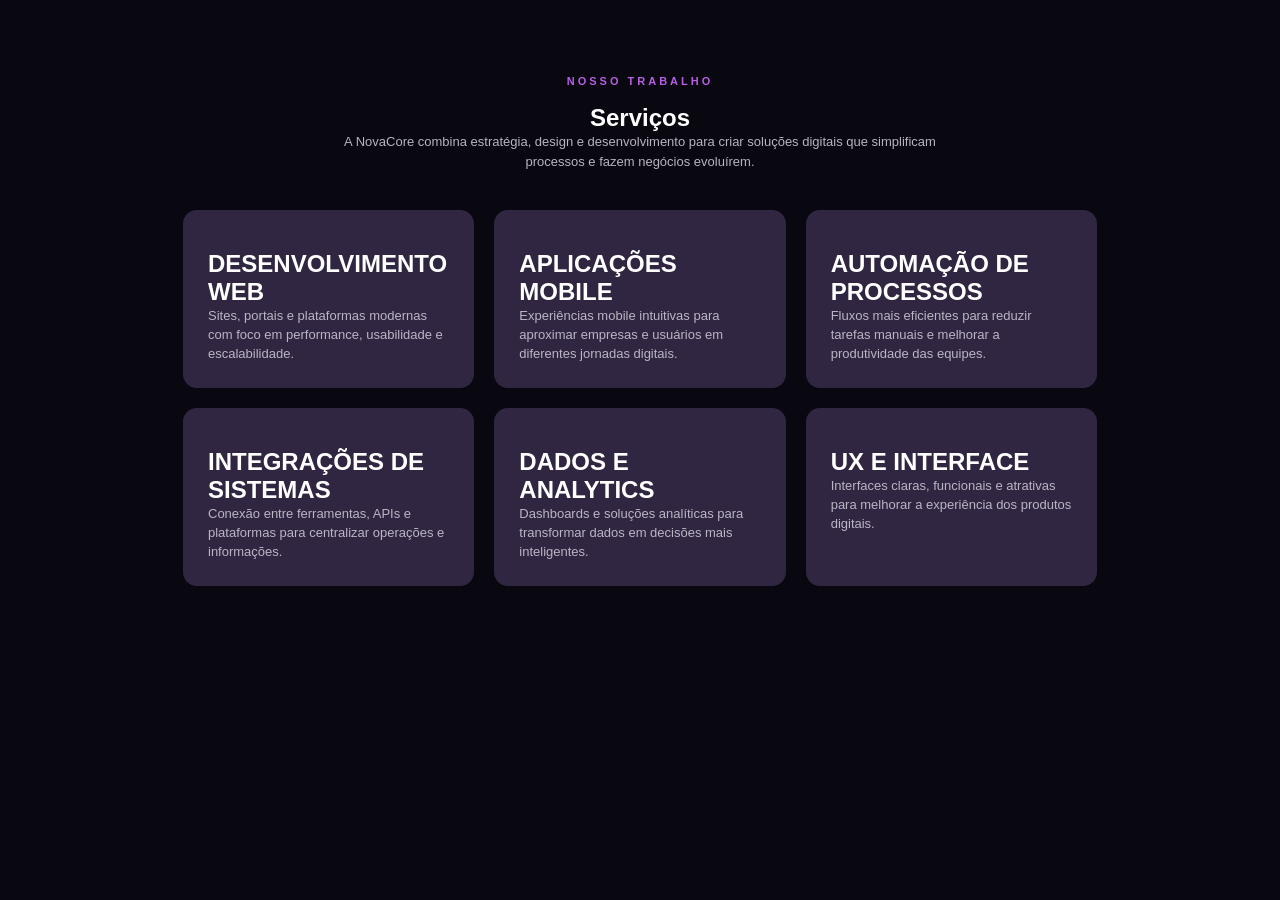
<file: Primeira atividade/index.html>
<!DOCTYPE html>
<html lang="pt-br">

<head>
    <meta charset="UTF-8">
    <meta name="viewport" content="width=device-width, initial-scale=1.0">

    <title>NovaCore - Serviços</title>

    <link rel="stylesheet" href="style.css">
</head>

<body>

    <section class="servicos">

        <div class="titulo-servicos">

            <p>NOSSO TRABALHO</p>

            <h1>Serviços</h1>

            <span>
                A NovaCore combina estratégia, design e desenvolvimento para criar soluções digitais que simplificam
                <br>
                processos e fazem negócios evoluírem.
            </span>

        </div>


        <div class="cards-servicos">

            <div class="card">
                <h2>DESENVOLVIMENTO WEB</h2>

                <p>
                    Sites, portais e plataformas modernas
                    com foco em performance, usabilidade e
                    escalabilidade.
                </p>
            </div>


            <div class="card">
                <h2>APLICAÇÕES MOBILE</h2>

                <p>
                    Experiências mobile intuitivas para
                    aproximar empresas e usuários em
                    diferentes jornadas digitais.
                </p>
            </div>


            <div class="card">
                <h2>AUTOMAÇÃO DE PROCESSOS</h2>

                <p>
                    Fluxos mais eficientes para reduzir
                    tarefas manuais e melhorar a
                    produtividade das equipes.
                </p>
            </div>


            <div class="card">
                <h2>INTEGRAÇÕES DE SISTEMAS</h2>

                <p>
                    Conexão entre ferramentas, APIs e
                    plataformas para centralizar operações e
                    informações.
                </p>
            </div>


            <div class="card">
                <h2>DADOS E ANALYTICS</h2>

                <p>
                    Dashboards e soluções analíticas para
                    transformar dados em decisões mais
                    inteligentes.
                </p>
            </div>


            <div class="card">
                <h2>UX E INTERFACE</h2>

                <p>
                    Interfaces claras, funcionais e atrativas
                    para melhorar a experiência dos
                    produtos digitais.
                </p>
            </div>

        </div>

    </section>

</body>

</html>
</file>
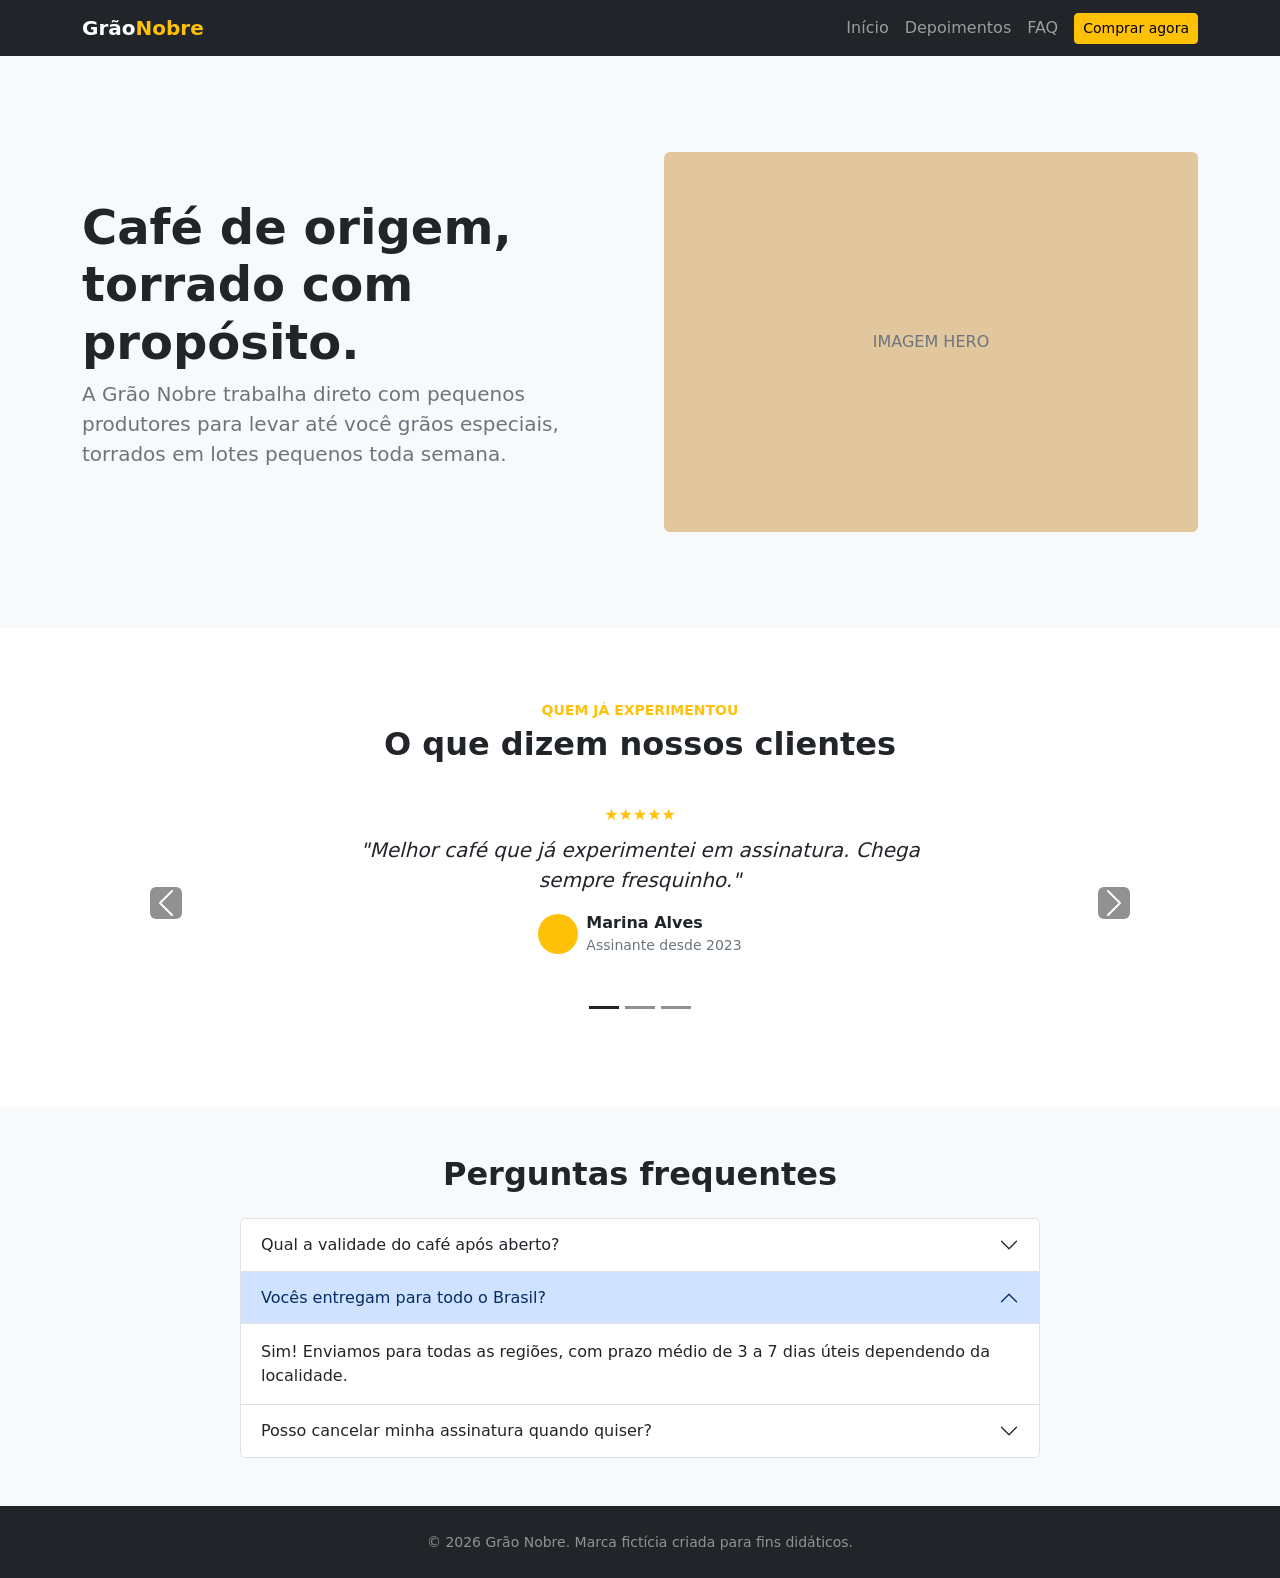
<file: Segunda atividade/index.html>
<!DOCTYPE html>
<html lang="pt-BR">

<head>
  <meta charset="UTF-8">
  <meta name="viewport" content="width=device-width, initial-scale=1.0">

  <title>Grão Nobre</title>

  <!-- Bootstrap CSS -->
  <link
    href="https://cdn.jsdelivr.net/npm/bootstrap@5.3.3/dist/css/bootstrap.min.css"
    rel="stylesheet"
  >
</head>

<body>

  <!-- NAVBAR -->
  <nav class="navbar navbar-expand-lg bg-dark navbar-dark">
    <div class="container">

      <a class="navbar-brand fw-bold" href="#">
        Grão<span class="text-warning">Nobre</span>
      </a>

      <button
        class="navbar-toggler"
        type="button"
        data-bs-toggle="collapse"
        data-bs-target="#navbarMenu"
      >
        <span class="navbar-toggler-icon"></span>
      </button>

      <div
        class="collapse navbar-collapse justify-content-end"
        id="navbarMenu"
      >

        <ul class="navbar-nav align-items-lg-center">

          <li class="nav-item">
            <a class="nav-link" href="#inicio">Início</a>
          </li>

          <li class="nav-item">
            <a class="nav-link" href="#depoimentos">Depoimentos</a>
          </li>

          <li class="nav-item">
            <a class="nav-link" href="#faq">FAQ</a>
          </li>

          <li class="nav-item ms-lg-2">
            <button
              class="btn btn-warning btn-sm"
              data-bs-toggle="modal"
              data-bs-target="#comprarModal"
            >
              Comprar agora
            </button>
          </li>

        </ul>

      </div>
    </div>
  </nav>


  <!-- HERO -->
  <section id="inicio" class="bg-light py-5">

    <div class="container py-5">

      <div class="row align-items-center g-5">

        <!-- TEXTO -->
        <div class="col-md-6">

          <h1 class="display-5 fw-bold">
            Café de origem,<br>
            torrado com propósito.
          </h1>

          <p class="lead text-secondary">
            A Grão Nobre trabalha direto com pequenos produtores para levar
            até você grãos especiais, torrados em lotes pequenos toda semana.
          </p>

        </div>


        <!-- ESPAÇO DA IMAGEM -->
        <div class="col-md-6">

          <div
            class="rounded d-flex align-items-center justify-content-center text-secondary"
            style="height: 380px; background-color: #e2c69e;"
          >
            IMAGEM HERO
          </div>

        </div>

      </div>

    </div>

  </section>


  <!-- DEPOIMENTOS -->
  <section id="depoimentos" class="py-5">

    <div class="container text-center py-4">

      <p class="text-warning fw-bold small mb-1">
        QUEM JÁ EXPERIMENTOU
      </p>

      <h2 class="fw-bold mb-4">
        O que dizem nossos clientes
      </h2>


      <!-- CARROSSEL -->
      <div
        id="carouselDepoimentos"
        class="carousel slide"
        data-bs-ride="carousel"
      >

        <div class="carousel-inner">

          <!-- DEPOIMENTO 1 -->
          <div class="carousel-item active">

            <div class="mx-auto py-3" style="max-width: 600px;">

              <p class="text-warning mb-2">
                ★★★★★
              </p>

              <p class="fst-italic fs-5">
                "Melhor café que já experimentei em assinatura.
                Chega sempre fresquinho."
              </p>

              <div
                class="d-flex justify-content-center align-items-center gap-2"
              >

                <div
                  class="rounded-circle bg-warning"
                  style="width: 40px; height: 40px;"
                ></div>

                <div class="text-start">

                  <strong>Marina Alves</strong>

                  <div class="small text-secondary">
                    Assinante desde 2023
                  </div>

                </div>

              </div>

            </div>

          </div>


          <!-- DEPOIMENTO 2 -->
          <div class="carousel-item">

            <div class="mx-auto py-3" style="max-width: 600px;">

              <p class="text-warning mb-2">
                ★★★★★
              </p>

              <p class="fst-italic fs-5">
                "O café é muito saboroso e a entrega sempre chega
                dentro do prazo."
              </p>

              <div
                class="d-flex justify-content-center align-items-center gap-2"
              >

                <div
                  class="rounded-circle bg-warning"
                  style="width: 40px; height: 40px;"
                ></div>

                <div class="text-start">

                  <strong>Lucas Silva</strong>

                  <div class="small text-secondary">
                    Assinante desde 2024
                  </div>

                </div>

              </div>

            </div>

          </div>


          <!-- DEPOIMENTO 3 -->
          <div class="carousel-item">

            <div class="mx-auto py-3" style="max-width: 600px;">

              <p class="text-warning mb-2">
                ★★★★★
              </p>

              <p class="fst-italic fs-5">
                "Gostei muito da qualidade dos grãos e da variedade
                dos cafés."
              </p>

              <div
                class="d-flex justify-content-center align-items-center gap-2"
              >

                <div
                  class="rounded-circle bg-warning"
                  style="width: 40px; height: 40px;"
                ></div>

                <div class="text-start">

                  <strong>Ana Souza</strong>

                  <div class="small text-secondary">
                    Assinante desde 2022
                  </div>

                </div>

              </div>

            </div>

          </div>

        </div>


        <!-- SETA ANTERIOR -->
        <button
          class="carousel-control-prev"
          type="button"
          data-bs-target="#carouselDepoimentos"
          data-bs-slide="prev"
        >
          <span
            class="carousel-control-prev-icon bg-dark rounded"
          ></span>
        </button>


        <!-- SETA PRÓXIMA -->
        <button
          class="carousel-control-next"
          type="button"
          data-bs-target="#carouselDepoimentos"
          data-bs-slide="next"
        >
          <span
            class="carousel-control-next-icon bg-dark rounded"
          ></span>
        </button>


        <!-- INDICADORES -->
        <div class="carousel-indicators position-static mt-4">

          <button
            type="button"
            data-bs-target="#carouselDepoimentos"
            data-bs-slide-to="0"
            class="active bg-dark"
          ></button>

          <button
            type="button"
            data-bs-target="#carouselDepoimentos"
            data-bs-slide-to="1"
            class="bg-dark"
          ></button>

          <button
            type="button"
            data-bs-target="#carouselDepoimentos"
            data-bs-slide-to="2"
            class="bg-dark"
          ></button>

        </div>

      </div>

    </div>

  </section>


  <!-- FAQ -->
  <section id="faq" class="bg-light py-5">

    <div class="container">

      <h2 class="text-center fw-bold mb-4">
        Perguntas frequentes
      </h2>


      <div
        class="accordion mx-auto"
        id="accordionFAQ"
        style="max-width: 800px;"
      >

        <!-- PERGUNTA 1 -->
        <div class="accordion-item">

          <h2 class="accordion-header">

            <button
              class="accordion-button collapsed"
              type="button"
              data-bs-toggle="collapse"
              data-bs-target="#pergunta1"
            >
              Qual a validade do café após aberto?
            </button>

          </h2>

          <div
            id="pergunta1"
            class="accordion-collapse collapse"
            data-bs-parent="#accordionFAQ"
          >

            <div class="accordion-body">
              Recomendamos consumir o café em até 30 dias após aberto
              para aproveitar melhor seu aroma e sabor.
            </div>

          </div>

        </div>


        <!-- PERGUNTA 2 -->
        <div class="accordion-item">

          <h2 class="accordion-header">

            <button
              class="accordion-button"
              type="button"
              data-bs-toggle="collapse"
              data-bs-target="#pergunta2"
            >
              Vocês entregam para todo o Brasil?
            </button>

          </h2>

          <div
            id="pergunta2"
            class="accordion-collapse collapse show"
            data-bs-parent="#accordionFAQ"
          >

            <div class="accordion-body">
              Sim! Enviamos para todas as regiões, com prazo médio
              de 3 a 7 dias úteis dependendo da localidade.
            </div>

          </div>

        </div>


        <!-- PERGUNTA 3 -->
        <div class="accordion-item">

          <h2 class="accordion-header">

            <button
              class="accordion-button collapsed"
              type="button"
              data-bs-toggle="collapse"
              data-bs-target="#pergunta3"
            >
              Posso cancelar minha assinatura quando quiser?
            </button>

          </h2>

          <div
            id="pergunta3"
            class="accordion-collapse collapse"
            data-bs-parent="#accordionFAQ"
          >

            <div class="accordion-body">
              Sim. A assinatura pode ser cancelada a qualquer momento.
            </div>

          </div>

        </div>

      </div>

    </div>

  </section>


  <!-- FOOTER -->
  <footer class="bg-dark text-white-50 text-center py-4">

    <small>
      © 2026 Grão Nobre. Marca fictícia criada para fins didáticos.
    </small>

  </footer>


  <!-- MODAL -->
  <div
    class="modal fade"
    id="comprarModal"
    tabindex="-1"
  >

    <div class="modal-dialog">

      <div class="modal-content">


        <!-- CABEÇALHO -->
        <div class="modal-header">

          <h5 class="modal-title">
            Faça seu pedido:
          </h5>

          <button
            type="button"
            class="btn-close"
            data-bs-dismiss="modal"
          ></button>

        </div>


        <!-- CONTEÚDO -->
        <div class="modal-body">

          <div class="form-check mb-3">

            <input
              class="form-check-input"
              type="checkbox"
              id="kit"
            >

            <label
              class="form-check-label"
              for="kit"
            >
              Kit de degustação
            </label>

          </div>


          <div class="form-check mb-3">

            <input
              class="form-check-input"
              type="checkbox"
              id="pacote1"
            >

            <label
              class="form-check-label"
              for="pacote1"
            >
              1 pacote de 250g
            </label>

          </div>


          <div class="form-check">

            <input
              class="form-check-input"
              type="checkbox"
              id="pacote5"
            >

            <label
              class="form-check-label"
              for="pacote5"
            >
              5 pacotes de 250g
            </label>

          </div>

        </div>


        <!-- RODAPÉ DO MODAL -->
        <div class="modal-footer">

          <button
            type="button"
            class="btn btn-primary"
          >
            Ir para o carrinho
          </button>

        </div>

      </div>

    </div>

  </div>


  <!-- Bootstrap JS -->
  <script
    src="https://cdn.jsdelivr.net/npm/bootstrap@5.3.3/dist/js/bootstrap.bundle.min.js">
  </script>

</body>

</html>
</file>
<file: Primeira atividade/style.css>
* {
    margin: 0;
    padding: 0;
    box-sizing: border-box;
}

body {
    font-family: Arial, sans-serif;
    background-color: #090810;
    color: white;
}

.servicos {
    min-height: 100vh;
    padding: 75px 9%;
}

.titulo-servicos {
    text-align: center;
    margin-bottom: 38px;
}

.titulo-servicos > p {
    color: #b75ee5;
    font-size: 11px;
    font-weight: bold;
    letter-spacing: 3px;
    margin-bottom: 17px;
}

.titulo-servicos h2 {
    font-size: 30px;
    margin-bottom: 18px;
}

.titulo-servicos span {
    display: block;
    color: #b9b3c1;
    font-size: 13px;
    line-height: 20px;
}

.cards-servicos {
    max-width: 914px;
    margin: 0 auto;

    display: grid;
    grid-template-columns: repeat(3, 1fr);
    gap: 20px;
}

.card {
    background-color: #302641;
    min-height: 164px;
    border-radius: 14px;
    padding: 40px 25px 25px;
}

.card h3 {
    color: #f4f0f7;
    font-size: 13px;
    margin-bottom: 12px;
}

.card p {
    color: #bcb5c5;
    font-size: 13px;
    line-height: 19px;
}

@media (max-width: 800px) {
    .cards-servicos {
        grid-template-columns: repeat(2, 1fr);
    }
}

@media (max-width: 550px) {
    .cards-servicos {
        grid-template-columns: 1fr;
    }

    .titulo-servicos span br {
        display: none;
    }
}
</file>
